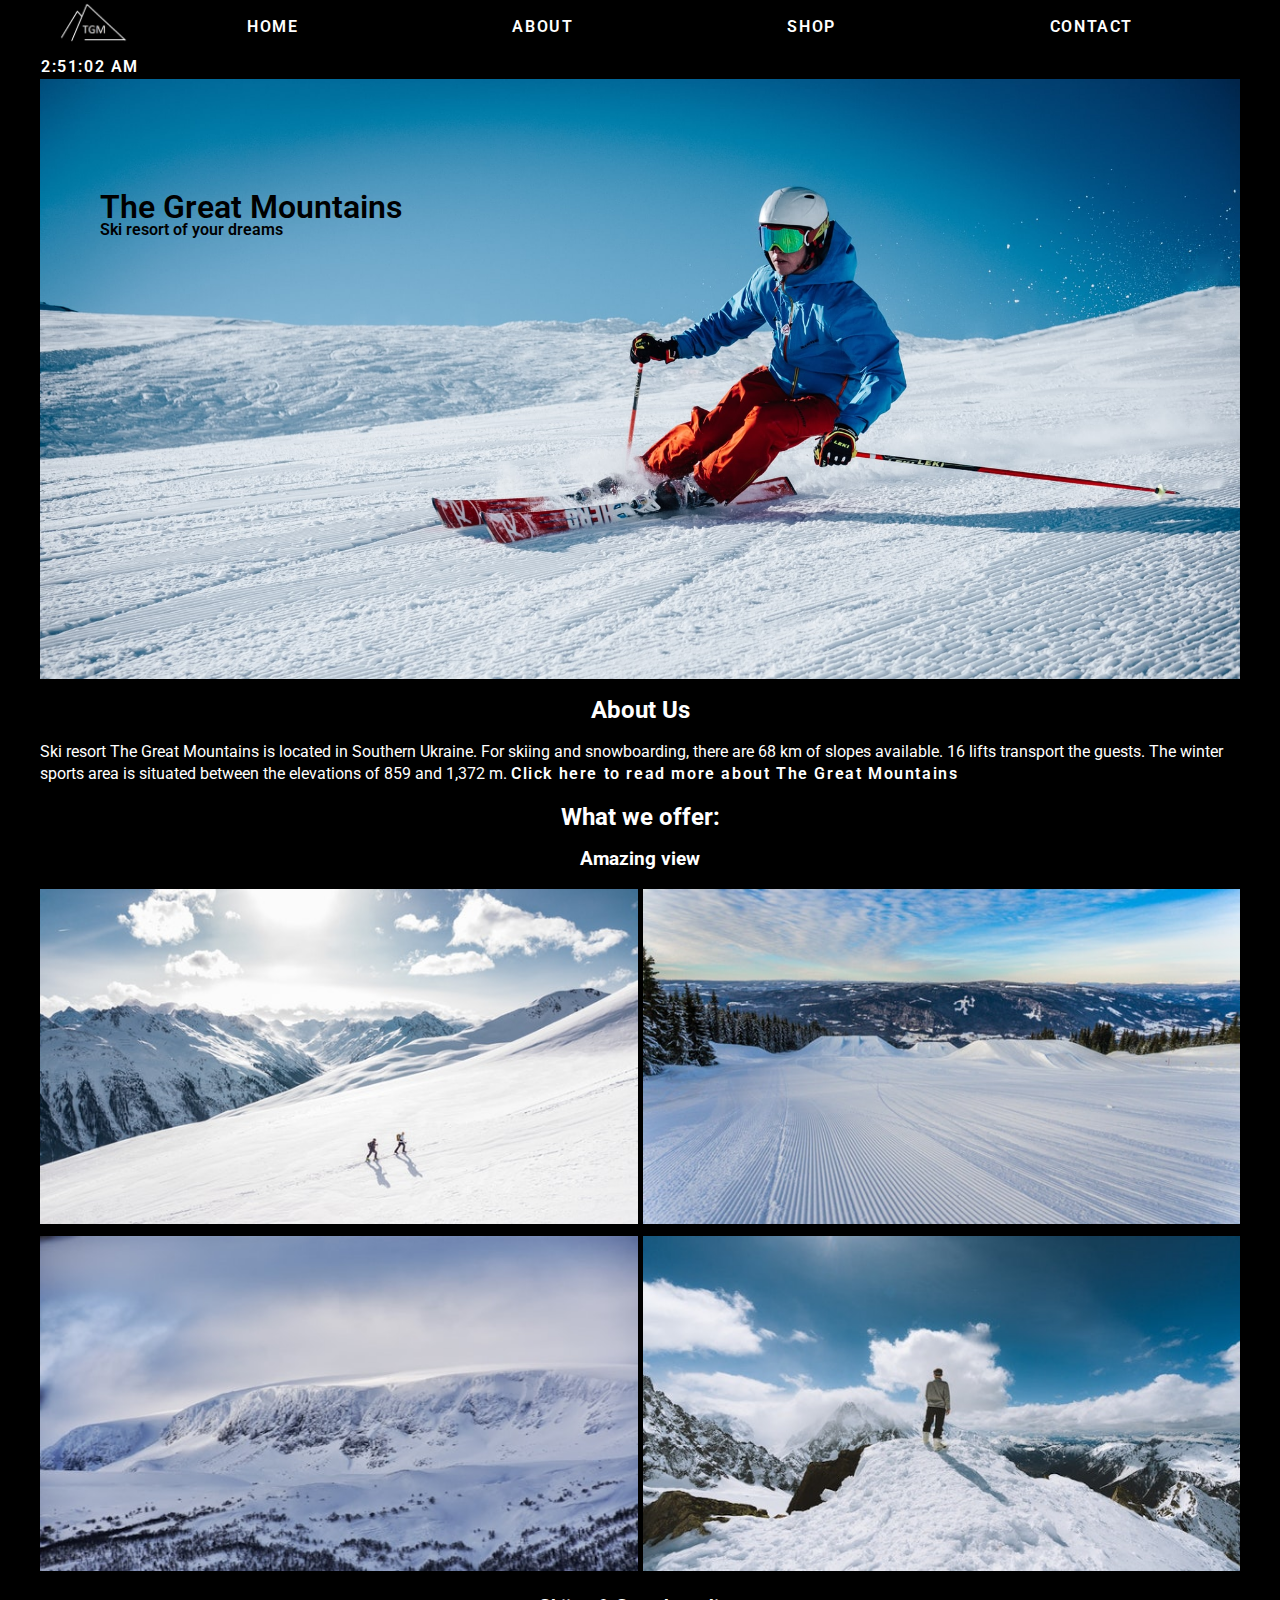
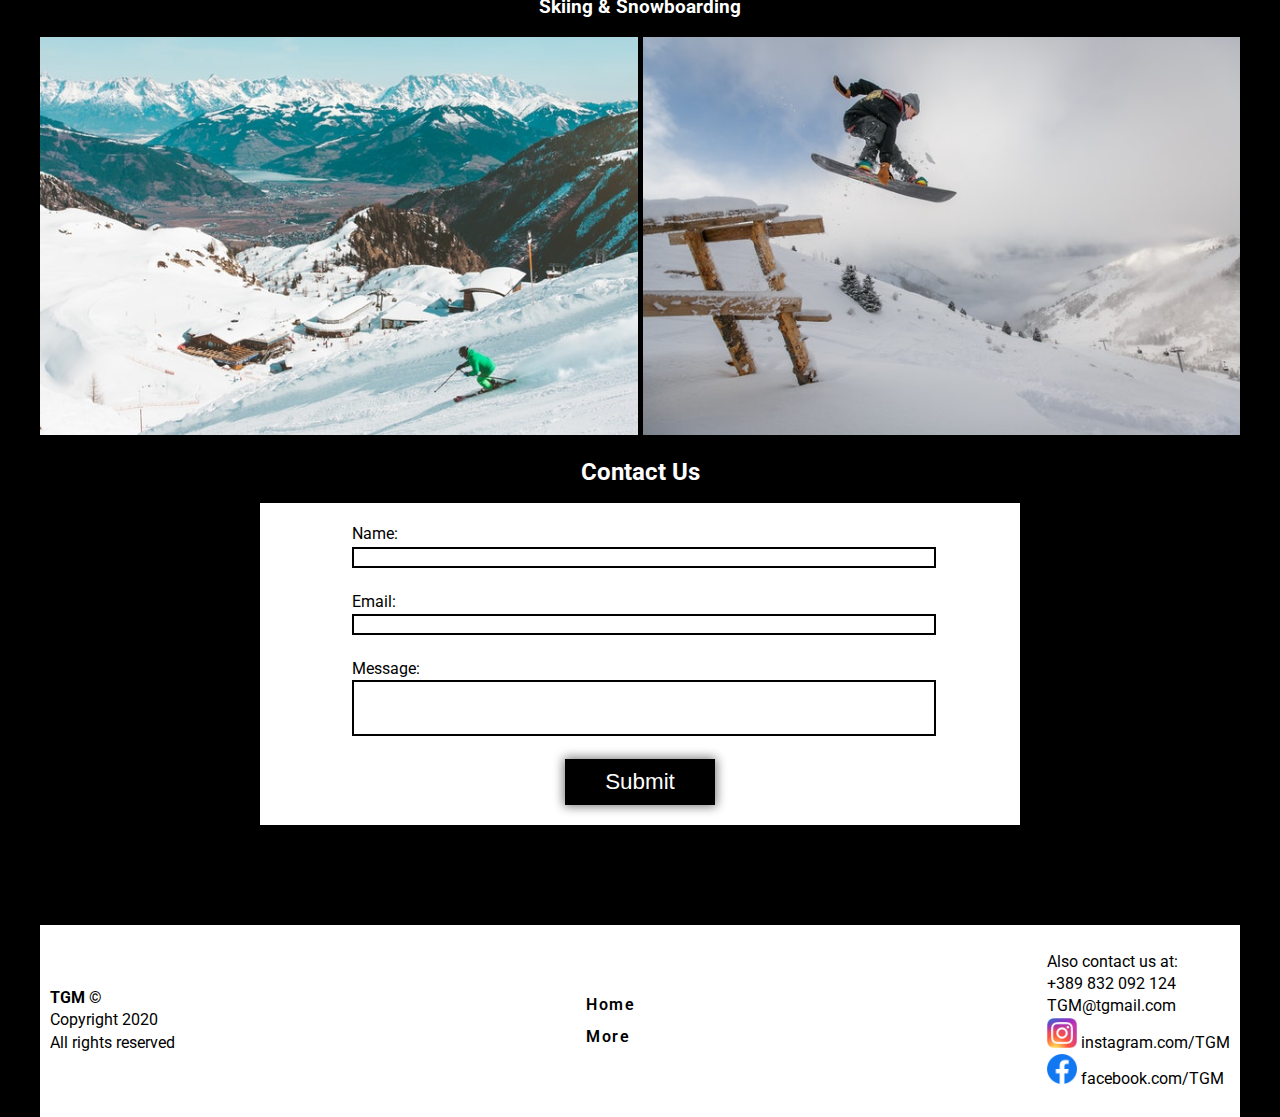
<file: index.html>
<!DOCTYPE html>
<html lang="en">
  <head>
    <meta charset="UTF-8" />
    <meta name="viewport" content="width=device-width, initial-scale=1.0" />
    <meta http-equiv="X-UA-Compatible" content="ie=edge" />
    <title>The Great Mountains ski resort</title>
    <link rel="shortcut icon" href="img/logo.png" type="image/x-icon" />
    <link rel="stylesheet" href="slick-1.8.1/slick/slick.css" />
    <link rel="stylesheet" href="slick-1.8.1/slick/slick-theme.css" />
    <link rel="stylesheet" href="css/index.css" />
  </head>
  <body>
    <header>
      <nav>
        <div class="logo">
          <a href="index.html">
            <img src="img/logo.png" alt="logo with mountains on it" />
            <div class="clock"></div>
          </a>
        </div>
        <ul class="top-menu">
          <li><a href="index.html">Home</a></li>
          <li><a href="#about">About</a></li>
          <li><a href="shop.html">Shop</a></li>
          <li><a href="#contact">Contact</a></li>
        </ul>
        <div class="burger">
          <div class="line1"></div>
          <div class="line2"></div>
          <div class="line3"></div>
        </div>
      </nav>
    </header>
    <section class="landing">
      <h1>The Great Mountains</h1>
      <p>Ski resort of your dreams</p>
    </section>
    <main>
      <section id="about">
        <h2>About Us</h2>
        <p>
          Ski resort The Great Mountains is located in Southern Ukraine. For
          skiing and snowboarding, there are 68 km of slopes available. 16 lifts
          transport the guests. The winter sports area is situated between the
          elevations of 859 and 1,372 m.
          <a href="#">Click here to read more about The Great Mountains</a>
        </p>
      </section>
      <section class="offers">
        <h2>What we offer:</h2>
        <div class="view">
          <h3>Amazing view</h3>
          <div class="view-photos photos-grid carousel">
            <div>
              <img
                src="img/view1.jpg"
                alt="photo of two people walking up the mountain"
              />
            </div>
            <div><img src="img/view2.jpg" alt="photo of skiing tracks" /></div>
            <div>
              <img
                src="img/view31.jpg"
                alt="photo of beautiful snowy mountains"
              />
            </div>
            <div>
              <img
                src="img/view41.jpg"
                alt="photo of a person standing at the edge of the mountain"
              />
            </div>
          </div>
        </div>
        <div class="skiing-and-snowboarding">
          <h3>Skiing & Snowboarding</h3>
          <div class="view-photos photos-grid carousel">
            <div>
              <img src="img/skiing.jpg" alt="person skiing down the mountain" />
            </div>
            <div>
              <img
                src="img/snowboarding.jpg"
                alt="photo of a person jumpion off of a ramp on a snowboard"
              />
            </div>
          </div>
        </div>
      </section>
      <section id="contact">
        <h2>Contact Us</h2>
        <div class="contact-container">
          <form action="#">
            <label for="name"
              >Name:
              <input type="text" name="name" id="name" required />
            </label>
            <br />
            <label for="email"
              >Email:
              <input type="email" name="email" id="email" required />
            </label>
            <br />
            <label for="message"
              >Message:
              <textarea
                name="message"
                id="message"
                cols="30"
                rows="10"
              ></textarea>
            </label>
            <br />
            <button type="submit">Submit</button>
          </form>
        </div>
      </section>
    </main>
    <footer>
      <p>
        <b>TGM &copy;</b>
        <br />
        Copyright 2020
        <br />
        All rights reserved
      </p>
      <ul class="footer-nav">
        <li><a href="#">Home</a></li>
        <li><a href="#">More</a></li>
      </ul>
      <p>
        Also contact us at:
        <br />
        +389 832 092 124
        <br />
        TGM@tgmail.com
        <br />
        <img src="img/instagram-logo.webp" alt="instagram logo" />
        instagram.com/TGM
        <br />
        <img src="img/facebook-logo.png" alt="facebook logo" />
        facebook.com/TGM
      </p>
    </footer>
    <script
      src="https://code.jquery.com/jquery-3.4.1.min.js"
      integrity="sha256-CSXorXvZcTkaix6Yvo6HppcZGetbYMGWSFlBw8HfCJo="
      crossorigin="anonymous"
    ></script>
    <script src="slick-1.8.1/slick/slick.min.js"></script>
    <script src="js/index.js"></script>
    <script src="js/burger-menu.js"></script>
    <script src="js/clock.js"></script>
  </body>
</html>
</file>
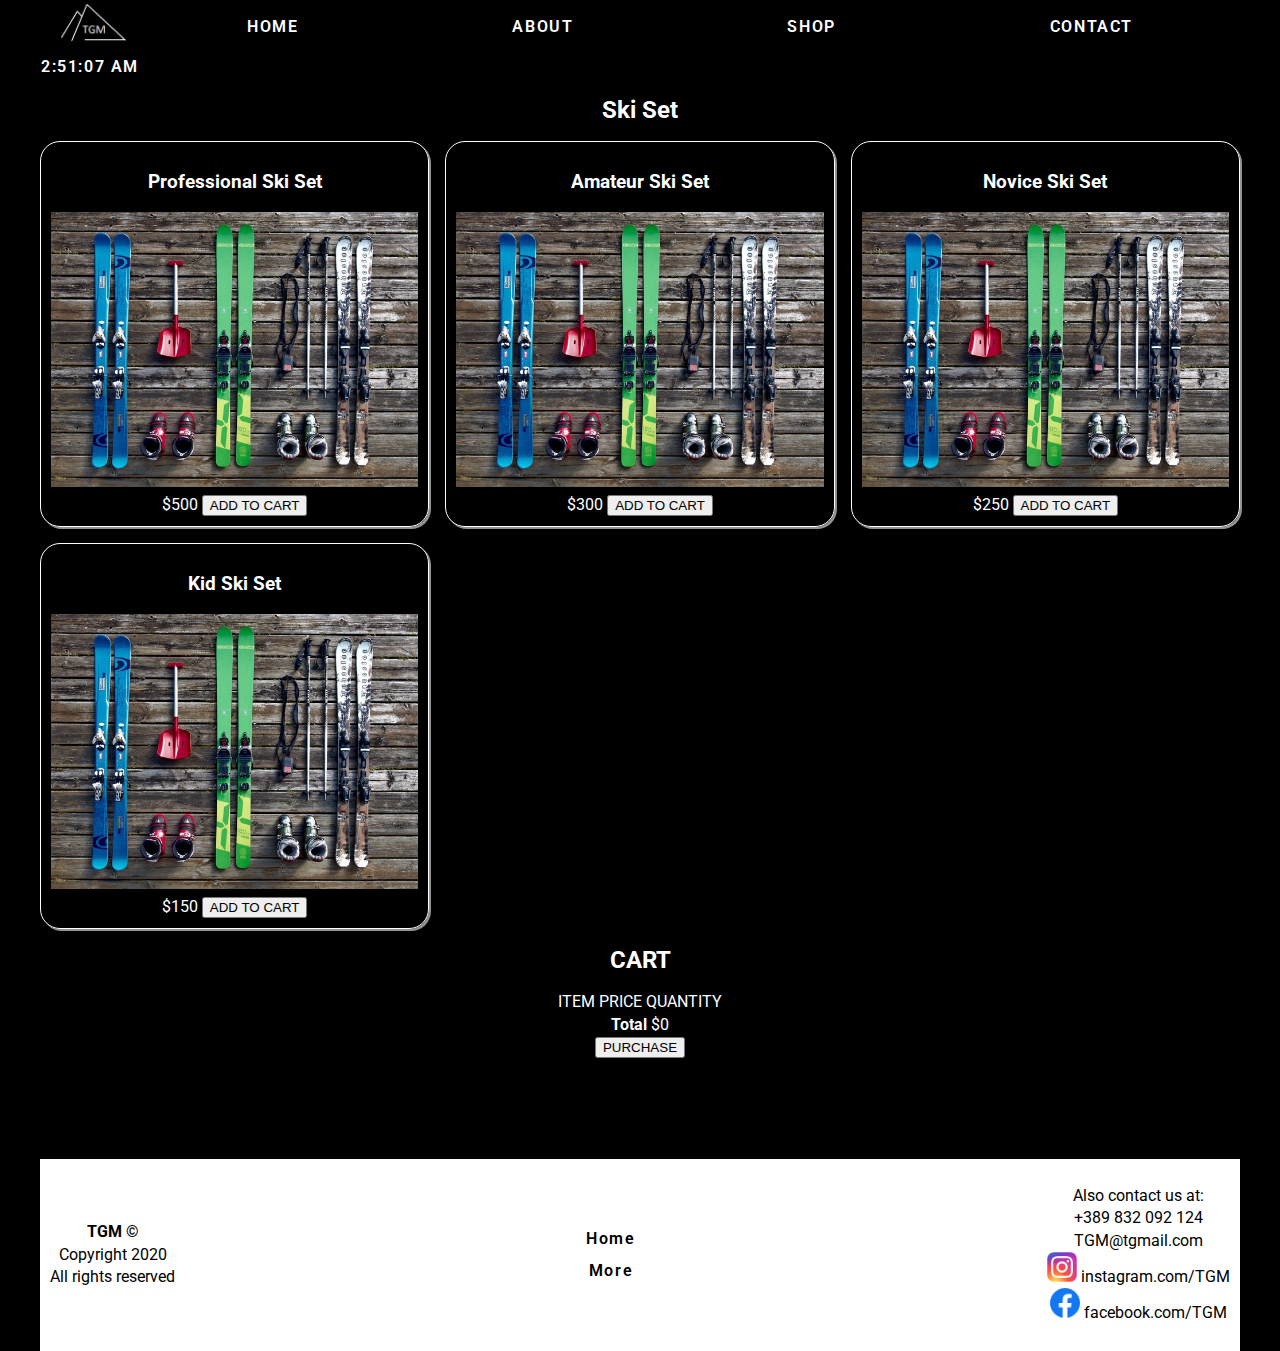
<file: shop.html>
<!DOCTYPE html>
<html lang="en">
  <head>
    <meta charset="UTF-8" />
    <meta name="viewport" content="width=device-width, initial-scale=1.0" />
    <meta http-equiv="X-UA-Compatible" content="ie=edge" />
    <title>Shop | The Great Mountains ski resort</title>
    <link rel="shortcut icon" href="img/logo.png" type="image/x-icon" />
    <link rel="stylesheet" href="css/index.css" />
    <link rel="stylesheet" href="css/shop.css" />
  </head>

  <body>
    <header>
      <nav>
        <div class="logo">
          <a href="index.html">
            <img src="img/logo.png" alt="logo with mountains on it" />
            <div class="clock"></div>
          </a>
        </div>
        <ul class="top-menu">
          <li><a href="index.html">Home</a></li>
          <li><a href="index.html#about">About</a></li>
          <li><a href="#contact">Shop</a></li>
          <li><a href="index.html#contact">Contact</a></li>
        </ul>
        <div class="burger">
          <div class="line1"></div>
          <div class="line2"></div>
          <div class="line3"></div>
        </div>
      </nav>
    </header>

    <main>
      <!-- <h2>Calculate ticket price</h2>
      <select name="age" id="ticket-age">
        <option disabled selected>Ticket type</option>
        <option value="adult">Adult ticket</option>
        <option value="kid">Kid ticket</option>
      </select>
      <select name="duration" id="ticket-duration">
        <option disabled selected>Duration time</option>
        <option value="full-day">Full Day (9:00-20:00)</option>
        <option value="half-day">Half Day (14:00-20:00)</option>
      </select>
      <input type="number" id="ticket-quantity" />
      <div class="products"></div> -->
      <div class="alert-box"></div>
      <section class="container content-section">
        <h2 class="section-header">Ski Set</h2>
        <div class="shop-items">
          <div class="shop-item">
            <h3 class="shop-item-title">Professional Ski Set</h3>
            <img class="shop-item-image" src="img/shop-ski.jpg" />
            <div class="shop-item-details">
              <span class="shop-item-price">$500</span>
              <button class="btn btn-primary shop-item-button" type="button">
                ADD TO CART
              </button>
            </div>
          </div>
          <div class="shop-item">
            <h3 class="shop-item-title">Amateur Ski Set</h3>
            <img class="shop-item-image" src="img/shop-ski.jpg" />
            <div class="shop-item-details">
              <span class="shop-item-price">$300</span>
              <button class="btn btn-primary shop-item-button" type="button">
                ADD TO CART
              </button>
            </div>
          </div>
          <div class="shop-item">
            <h3 class="shop-item-title">Novice Ski Set</h3>
            <img class="shop-item-image" src="img/shop-ski.jpg" />
            <div class="shop-item-details">
              <span class="shop-item-price">$250</span>
              <button class="btn btn-primary shop-item-button" type="button">
                ADD TO CART
              </button>
            </div>
          </div>
          <div class="shop-item">
            <h3 class="shop-item-title">Kid Ski Set</h3>
            <img class="shop-item-image" src="img/shop-ski.jpg" />
            <div class="shop-item-details">
              <span class="shop-item-price">$150</span>
              <button class="btn btn-primary shop-item-button" type="button">
                ADD TO CART
              </button>
            </div>
          </div>
        </div>
      </section>
      <section class="container content-section">
        <h2 class="section-header">CART</h2>
        <div class="cart-row">
          <span class="cart-item cart-header cart-column">ITEM</span>
          <span class="cart-price cart-header cart-column">PRICE</span>
          <span class="cart-quantity cart-header cart-column">QUANTITY</span>
        </div>
        <div class="cart-items"></div>
        <div class="cart-total">
          <strong class="cart-total-title">Total</strong>
          <span class="cart-total-price">$0</span>
        </div>
        <button class="btn btn-primary btn-purchase" type="button">
          PURCHASE
        </button>
      </section>
    </main>

    <footer>
      <p>
        <b>TGM &copy;</b>
        <br />
        Copyright 2020
        <br />
        All rights reserved
      </p>
      <ul class="footer-nav">
        <li><a href="#">Home</a></li>
        <li><a href="#">More</a></li>
      </ul>
      <p>
        Also contact us at:
        <br />
        +389 832 092 124
        <br />
        TGM@tgmail.com
        <br />
        <img src="img/instagram-logo.webp" alt="instagram logo" />
        instagram.com/TGM
        <br />
        <img src="img/facebook-logo.png" alt="facebook logo" />
        facebook.com/TGM
      </p>
    </footer>
    <script src="js/shop.js"></script>
    <script src="js/clock.js"></script>
    <script src="js/burger-menu.js"></script>
  </body>
</html>
</file>
<file: css/index.css>
@import url('https://fonts.googleapis.com/css2?family=Roboto&display=swap');

:root {
  font-family: 'Roboto', sans-serif;
  scroll-behavior: smooth;
}

body {
  width: 95%;
  max-width: 1200px;
  margin: auto;
  line-height: 1.4rem;
}

a {
  text-decoration: none;
  color: rgb(255, 255, 255);
  font-weight: 600;
  letter-spacing: 0.1em;
  background-color: black;
}

h1,
h2,
h3 {
  text-align: center;
}

header nav {
  display: flex;
}

header nav .top-menu {
  display: flex;
  justify-content: space-around;
  list-style: none;
  padding: 0;
  width: 100%;
  text-transform: uppercase;
}

header nav .top-menu li a {
  padding: 5px;
  border: 1px solid transparent;
}

header nav .top-menu li a:hover {
  padding: 5px;
  border: 1px solid white;
}

header a {
  text-decoration: none;
}

header .logo a img {
  width: 100px;
}

header nav ul li a {
  list-style-type: none;
}

body {
  background-color: black;
  color: white;
}

.view-photos img {
  width: 100%;
}

.landing {
  background-image: url(../img/landing-background.jpg);
  background-position: top;
  background-size: cover;
  min-height: 600px;
  display: flex;
  justify-content: center;
  align-items: flex-start;
  flex-direction: column;
}

.landing > * {
  color: black;
  position: relative;
  font-weight: 600;
  top: -160px;
  left: 60px;
  margin: 0;
}

form,
footer p,
footer {
  background-color: white;
  color: black;
}

footer img {
  width: 30px;
}

.photos-grid {
  display: grid;
  grid-template: 1fr/1fr 1fr;
  grid-gap: 5px;
}

iframe {
  width: 50%;
}

.contact-container {
  display: flex;
  justify-content: center;
}

form {
  display: flex;
  flex-direction: column;
  align-items: center;
  padding: 20px;
  width: 60%;
}

form label {
  width: 80%;
}

form input {
  width: 100%;
  border: 2px solid black;
}

form button {
  width: 150px;
  padding: 10px;
  background-color: black;
  color: white;
  border: none;
  font-size: 1.4rem;
  box-shadow: 1px 1px 10px 1px rgba(0, 0, 0, 0.3),
    -1px -1px 10px 1px rgba(0, 0, 0, 0.3);
}

textarea {
  resize: none;
  vertical-align: top;
  width: 100%;
  border: 2px solid black;
  height: 3rem;
}

iframe {
  width: 100%;
}

footer {
  margin: 100px 0 0 0;
  display: flex;
  justify-content: space-between;
  align-items: center;
  padding: 10px;
}

footer ul {
  list-style-type: none;
  padding: 5px;
  line-height: 2rem;
}

@media (max-width: 450px) {
  body {
    margin: auto;
  }

  .landing > * {
    position: relative;
    font-weight: 600;
    text-align: center;
    width: 100%;
    left: 0;
    top: 100px;
    margin: 0;
  }

  form {
    width: 100%;
  }
}

@media (max-width: 768px) {
  .view-photos {
    display: block;
  }
}

.clock {
  text-align: center;
}

.carousel {
  width: 100%;
  /* margin: auto; */
}

.slick-dots {
  background-color: white;
}

footer a {
  color: black;
  background-color: transparent;
  border: 1px solid transparent;
  padding: 5px;
}

footer a:hover {
  border: 1px solid black;
  padding: 5px;
}

.burger div {
  background-color: white;
  width: 35px;
  height: 3px;
  margin: 5px;
}

.burger {
  display: none;
}

@media (max-width: 600px) {
  body {
    overflow-x: hidden;
  }

  header nav .top-menu {
    width: 30%;
  }

  .top-menu {
    position: absolute;
    top: 8%;
    right: 0px;
    flex-direction: column;
    align-items: flex-start;
    height: 60vh;
    background-color: rgba(0, 0, 0, 0.8);
    transform: translateX(100%);
    transition: transform 0.5s ease;
  }
  nav {
    display: flex;
    justify-content: space-between;
  }
  .burger {
    display: block;
    cursor: pointer;
    align-self: center;
    z-index: 50;
  }
}

.toggled {
  transform: translateX(0%);
}

header nav .top-menu li a {
  width: 30%;
  z-index: 49;
}
</file>
<file: css/shop.css>
body {
  text-align: center;
}

.burger div {
  background-color: white;
  width: 35px;
  height: 3px;
  margin: 5px;
}

.burger {
  display: none;
}

@media (max-width: 600px) {
  body {
    overflow-x: hidden;
  }

  header nav .top-menu {
    width: 30%;
  }

  .top-menu {
    position: absolute;
    top: 8%;
    right: 0px;
    flex-direction: column;
    align-items: flex-start;
    height: 60vh;
    background-color: rgba(0, 0, 0, 0.8);
    transform: translateX(100%);
    transition: transform 0.5s ease;
  }
  nav {
    display: flex;
    justify-content: space-between;
  }
  .burger {
    display: block;
    cursor: pointer;
    align-self: center;
    z-index: 50;
  }
}

.toggled {
  transform: translateX(0%);
}

.shop-items {
  display: grid;
  grid-template-columns: 1fr 1fr 1fr;
  grid-gap: 1rem;
}
@media (max-width: 1000px) {
  .shop-items {
    grid-template-columns: 1fr 1fr;
  }
}
@media (max-width: 768px) {
  .shop-items {
    grid-template-columns: 1fr;
  }
}

.shop-item {
  border: 1px solid white;
  border-radius: 20px;
  padding: 10px;
  box-shadow: rgb(146, 146, 146) 2px 2px;
}

.shop-item-image {
  width: 100%;
}

.alert-box {
  position: fixed;
  left: 50%;
  top: 5%;
  background-color: rgba(0, 0, 0, 0.808);
  transform: translateX(-50%);
  margin: 5px;
  width: 30%;
  font-size: 1.4rem;
  border-radius: 20px;
  line-height: 2rem;
  visibility: hidden;
  padding: 1rem;
}

.alert-pop {
  visibility: visible;
}
.alert-popout {
  visibility: hidden;
}
</file>
